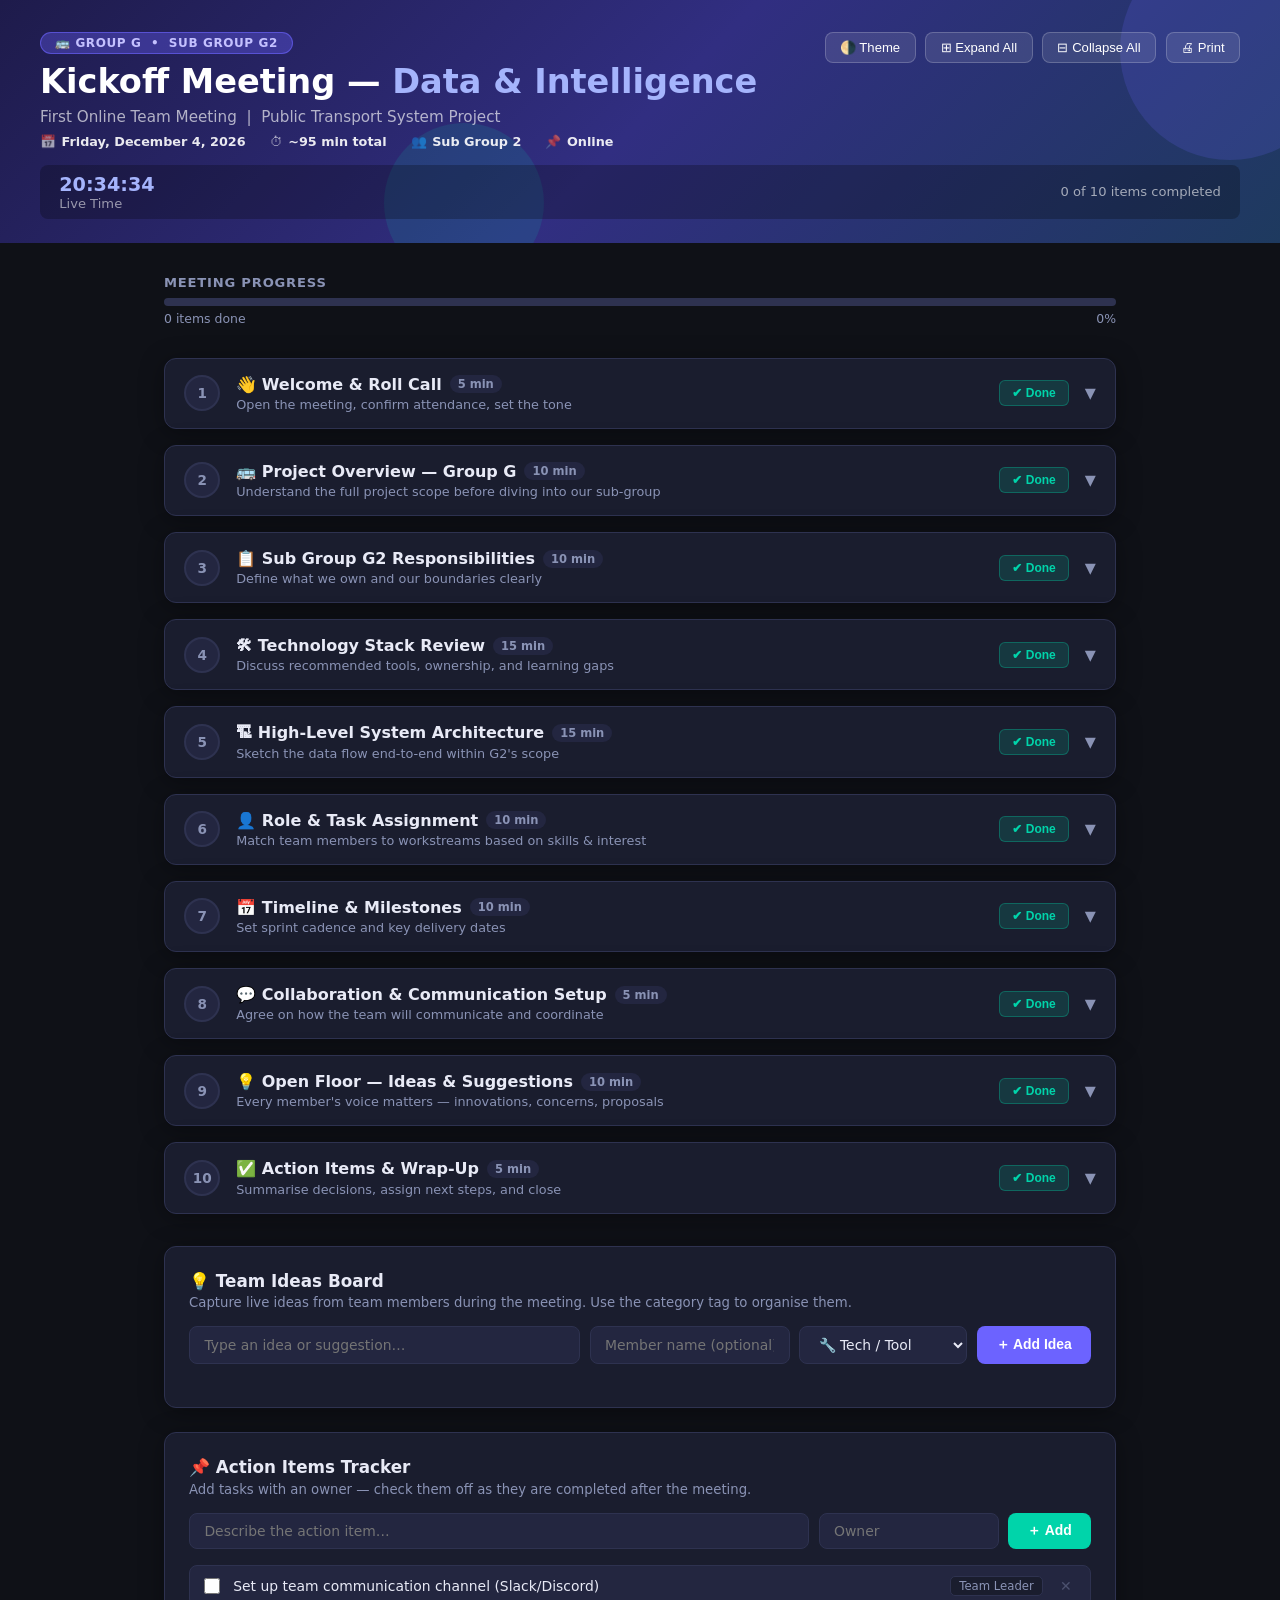
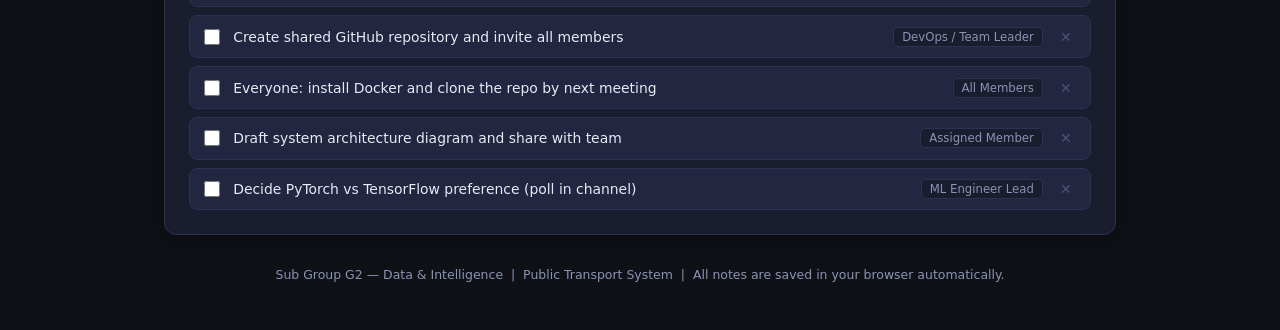
<file: G2_Meeting_Agenda.html>
<!DOCTYPE html>
<html lang="en">
<head>
  <meta charset="UTF-8" />
  <meta name="viewport" content="width=device-width, initial-scale=1.0"/>
  <title>Sub Group G2 – Kickoff Meeting Agenda</title>
  <style>
    :root {
      --bg: #0f1117;
      --surface: #1a1d2e;
      --surface2: #232640;
      --accent: #6c63ff;
      --accent2: #00d4aa;
      --accent3: #ff6b6b;
      --accent4: #ffc94a;
      --text: #e8eaf6;
      --text-muted: #8a93b5;
      --border: #2e3250;
      --card-hover: #262a45;
      --radius: 12px;
      --shadow: 0 4px 24px rgba(0,0,0,0.35);
    }
    [data-theme="light"] {
      --bg: #f0f2fc;
      --surface: #ffffff;
      --surface2: #eef0fa;
      --accent: #5a54d4;
      --accent2: #00a88a;
      --accent3: #e05454;
      --accent4: #e6a800;
      --text: #1a1d2e;
      --text-muted: #5a6080;
      --border: #d0d4ee;
      --card-hover: #e8eaf8;
      --shadow: 0 4px 24px rgba(100,100,160,0.12);
    }
    * { box-sizing: border-box; margin: 0; padding: 0; }
    body {
      font-family: 'Segoe UI', system-ui, -apple-system, sans-serif;
      background: var(--bg);
      color: var(--text);
      min-height: 100vh;
      transition: background 0.3s, color 0.3s;
    }

    /* ── Header ── */
    header {
      background: linear-gradient(135deg, #1e1b4b 0%, #312e81 50%, #1e3a5f 100%);
      padding: 2rem 2.5rem 1.5rem;
      position: relative;
      overflow: hidden;
    }
    [data-theme="light"] header {
      background: linear-gradient(135deg, #4f46e5 0%, #6d28d9 50%, #1d4ed8 100%);
    }
    header::before {
      content: '';
      position: absolute;
      top: -60px; right: -60px;
      width: 220px; height: 220px;
      border-radius: 50%;
      background: rgba(108,99,255,0.18);
    }
    header::after {
      content: '';
      position: absolute;
      bottom: -40px; left: 30%;
      width: 160px; height: 160px;
      border-radius: 50%;
      background: rgba(0,212,170,0.12);
    }
    .header-top {
      display: flex;
      justify-content: space-between;
      align-items: flex-start;
      flex-wrap: wrap;
      gap: 1rem;
      position: relative;
      z-index: 1;
    }
    .badge {
      display: inline-block;
      background: rgba(108,99,255,0.35);
      border: 1px solid rgba(108,99,255,0.6);
      color: #c4c1ff;
      border-radius: 20px;
      padding: 3px 14px;
      font-size: 0.75rem;
      font-weight: 600;
      letter-spacing: 0.05em;
      text-transform: uppercase;
      margin-bottom: 0.5rem;
    }
    header h1 {
      font-size: clamp(1.4rem, 3vw, 2.1rem);
      font-weight: 800;
      color: #fff;
      line-height: 1.2;
    }
    header h1 span { color: #a5b4fc; }
    header .subtitle {
      color: rgba(255,255,255,0.65);
      font-size: 0.95rem;
      margin-top: 0.35rem;
    }
    .header-controls {
      display: flex;
      gap: 0.6rem;
      align-items: center;
      flex-wrap: wrap;
    }
    .btn-icon {
      background: rgba(255,255,255,0.1);
      border: 1px solid rgba(255,255,255,0.2);
      color: #fff;
      border-radius: 8px;
      padding: 0.45rem 0.9rem;
      font-size: 0.82rem;
      cursor: pointer;
      transition: background 0.2s;
      display: flex;
      align-items: center;
      gap: 0.4rem;
    }
    .btn-icon:hover { background: rgba(255,255,255,0.2); }

    /* Live Clock */
    .live-clock-bar {
      display: flex;
      justify-content: space-between;
      align-items: center;
      background: rgba(0,0,0,0.25);
      border-radius: 8px;
      padding: 0.5rem 1.2rem;
      margin-top: 1rem;
      position: relative;
      z-index: 1;
      flex-wrap: wrap;
      gap: 0.5rem;
    }
    .live-clock-bar .clock { font-size: 1.2rem; font-weight: 700; color: #a5b4fc; }
    .live-clock-bar .date-label { font-size: 0.82rem; color: rgba(255,255,255,0.55); }
    .progress-label { font-size: 0.82rem; color: rgba(255,255,255,0.6); }
    .meeting-meta {
      display: flex;
      gap: 1.5rem;
      flex-wrap: wrap;
      margin-top: 0.5rem;
      position: relative;
      z-index: 1;
    }
    .meta-chip {
      font-size: 0.8rem;
      color: rgba(255,255,255,0.6);
      display: flex;
      align-items: center;
      gap: 0.35rem;
    }
    .meta-chip strong { color: rgba(255,255,255,0.9); }

    /* ── Layout ── */
    main { max-width: 1000px; margin: 0 auto; padding: 2rem 1.5rem; }

    /* ── Progress Bar ── */
    .overall-progress { margin-bottom: 2rem; }
    .overall-progress h3 {
      font-size: 0.82rem; color: var(--text-muted);
      text-transform: uppercase; letter-spacing: 0.06em; margin-bottom: 0.5rem;
    }
    .prog-bar-bg {
      background: var(--border);
      border-radius: 20px;
      height: 8px;
      overflow: hidden;
    }
    .prog-bar-fill {
      background: linear-gradient(90deg, var(--accent), var(--accent2));
      height: 100%;
      border-radius: 20px;
      transition: width 0.5s ease;
    }
    .prog-stats {
      display: flex;
      justify-content: space-between;
      font-size: 0.78rem;
      color: var(--text-muted);
      margin-top: 0.3rem;
    }

    /* ── Agenda Card ── */
    .agenda-card {
      background: var(--surface);
      border: 1px solid var(--border);
      border-radius: var(--radius);
      margin-bottom: 1rem;
      box-shadow: var(--shadow);
      overflow: hidden;
      transition: border-color 0.2s;
    }
    .agenda-card.done { border-left: 4px solid var(--accent2); opacity: 0.8; }
    .agenda-card.active { border-left: 4px solid var(--accent4); }

    .card-header {
      display: flex;
      align-items: center;
      gap: 1rem;
      padding: 1rem 1.2rem;
      cursor: pointer;
      user-select: none;
      transition: background 0.2s;
    }
    .card-header:hover { background: var(--card-hover); }

    .step-badge {
      min-width: 36px;
      height: 36px;
      border-radius: 50%;
      display: flex;
      align-items: center;
      justify-content: center;
      font-weight: 700;
      font-size: 0.85rem;
      flex-shrink: 0;
    }
    .step-badge.pending  { background: var(--surface2); color: var(--text-muted); border: 2px solid var(--border); }
    .step-badge.active   { background: rgba(255,201,74,0.2); color: var(--accent4); border: 2px solid var(--accent4); }
    .step-badge.done     { background: rgba(0,212,170,0.15); color: var(--accent2); border: 2px solid var(--accent2); }

    .card-title-group { flex: 1; min-width: 0; }
    .card-title {
      font-weight: 700;
      font-size: 1rem;
      color: var(--text);
      display: flex;
      align-items: center;
      gap: 0.5rem;
      flex-wrap: wrap;
    }
    .card-title .time-chip {
      font-size: 0.72rem;
      padding: 2px 8px;
      border-radius: 10px;
      background: var(--surface2);
      color: var(--text-muted);
      font-weight: 600;
    }
    .card-subtitle { font-size: 0.8rem; color: var(--text-muted); margin-top: 0.2rem; }

    .card-actions {
      display: flex;
      align-items: center;
      gap: 0.5rem;
      flex-shrink: 0;
    }
    .mark-btn {
      font-size: 0.75rem;
      padding: 5px 12px;
      border-radius: 6px;
      border: none;
      cursor: pointer;
      font-weight: 600;
      transition: 0.2s;
    }
    .mark-btn.complete-btn {
      background: rgba(0,212,170,0.15);
      color: var(--accent2);
      border: 1px solid rgba(0,212,170,0.3);
    }
    .mark-btn.complete-btn:hover { background: rgba(0,212,170,0.25); }
    .mark-btn.undo-btn {
      background: rgba(255,107,107,0.15);
      color: var(--accent3);
      border: 1px solid rgba(255,107,107,0.3);
    }
    .mark-btn.undo-btn:hover { background: rgba(255,107,107,0.25); }

    .chevron {
      color: var(--text-muted);
      font-size: 0.9rem;
      transition: transform 0.25s;
    }
    .agenda-card.expanded .chevron { transform: rotate(180deg); }

    /* ── Card Body ── */
    .card-body {
      display: none;
      padding: 0 1.2rem 1.2rem;
      border-top: 1px solid var(--border);
    }
    .agenda-card.expanded .card-body { display: block; }

    .card-body .section-title {
      font-size: 0.72rem;
      text-transform: uppercase;
      letter-spacing: 0.07em;
      color: var(--text-muted);
      margin: 1rem 0 0.5rem;
      font-weight: 700;
    }
    .topic-list {
      list-style: none;
      display: flex;
      flex-direction: column;
      gap: 0.35rem;
    }
    .topic-list li {
      display: flex;
      align-items: flex-start;
      gap: 0.5rem;
      font-size: 0.88rem;
      color: var(--text);
      padding: 0.4rem 0.6rem;
      border-radius: 6px;
      background: var(--surface2);
    }
    .topic-list li::before {
      content: '▸';
      color: var(--accent);
      font-size: 0.7rem;
      margin-top: 2px;
      flex-shrink: 0;
    }

    /* Timer */
    .timer-row {
      display: flex;
      align-items: center;
      gap: 0.7rem;
      margin-top: 0.9rem;
      flex-wrap: wrap;
    }
    .timer-display {
      font-size: 1.1rem;
      font-weight: 700;
      color: var(--accent4);
      font-variant-numeric: tabular-nums;
      min-width: 55px;
    }
    .timer-display.running { color: var(--accent2); }
    .timer-display.overtime { color: var(--accent3); animation: pulse 1s infinite; }
    @keyframes pulse { 0%,100%{opacity:1} 50%{opacity:0.5} }
    .timer-btn {
      font-size: 0.75rem;
      padding: 4px 11px;
      border-radius: 6px;
      border: none;
      cursor: pointer;
      font-weight: 600;
    }
    .timer-btn.start { background: rgba(0,212,170,0.15); color: var(--accent2); border: 1px solid rgba(0,212,170,0.35); }
    .timer-btn.stop  { background: rgba(255,107,107,0.15); color: var(--accent3); border: 1px solid rgba(255,107,107,0.35); }
    .timer-btn.reset { background: var(--surface2); color: var(--text-muted); border: 1px solid var(--border); }
    .allotted-label { font-size: 0.72rem; color: var(--text-muted); }

    /* Notes */
    .notes-area {
      width: 100%;
      background: var(--surface2);
      border: 1px solid var(--border);
      border-radius: 8px;
      color: var(--text);
      font-family: inherit;
      font-size: 0.87rem;
      padding: 0.7rem 0.9rem;
      resize: vertical;
      min-height: 70px;
      transition: border-color 0.2s;
      outline: none;
      margin-top: 0.5rem;
    }
    .notes-area:focus { border-color: var(--accent); }
    .notes-area::placeholder { color: var(--text-muted); }

    /* ── Ideas Board ── */
    .ideas-section {
      background: var(--surface);
      border: 1px solid var(--border);
      border-radius: var(--radius);
      padding: 1.5rem;
      margin-top: 2rem;
      box-shadow: var(--shadow);
    }
    .ideas-section h2 {
      font-size: 1.05rem;
      font-weight: 700;
      margin-bottom: 0.3rem;
      display: flex;
      align-items: center;
      gap: 0.5rem;
    }
    .ideas-section .ideas-sub {
      font-size: 0.83rem;
      color: var(--text-muted);
      margin-bottom: 1rem;
    }
    .ideas-input-row {
      display: flex;
      gap: 0.6rem;
      flex-wrap: wrap;
      margin-bottom: 1.2rem;
    }
    .ideas-input-row input, .ideas-input-row select {
      background: var(--surface2);
      border: 1px solid var(--border);
      border-radius: 8px;
      color: var(--text);
      font-family: inherit;
      font-size: 0.87rem;
      padding: 0.55rem 0.9rem;
      outline: none;
      transition: border-color 0.2s;
    }
    .ideas-input-row input { flex: 1; min-width: 200px; }
    .ideas-input-row input:focus, .ideas-input-row select:focus { border-color: var(--accent); }
    .ideas-input-row select option { background: var(--surface); }
    .add-idea-btn {
      background: var(--accent);
      color: #fff;
      border: none;
      border-radius: 8px;
      padding: 0.55rem 1.2rem;
      font-weight: 700;
      font-size: 0.87rem;
      cursor: pointer;
      transition: opacity 0.2s;
    }
    .add-idea-btn:hover { opacity: 0.85; }

    .ideas-grid {
      display: grid;
      grid-template-columns: repeat(auto-fill, minmax(220px, 1fr));
      gap: 0.85rem;
    }
    .idea-card {
      border-radius: 10px;
      padding: 0.9rem 1rem;
      position: relative;
      border-left: 4px solid;
      animation: fadeSlideIn 0.3s ease;
    }
    @keyframes fadeSlideIn {
      from { opacity:0; transform:translateY(-8px); }
      to   { opacity:1; transform:translateY(0); }
    }
    .idea-card.tech    { background: rgba(108,99,255,0.12); border-color: var(--accent); }
    .idea-card.arch    { background: rgba(0,212,170,0.10); border-color: var(--accent2); }
    .idea-card.process { background: rgba(255,201,74,0.10); border-color: var(--accent4); }
    .idea-card.risk    { background: rgba(255,107,107,0.10); border-color: var(--accent3); }
    .idea-card.general { background: var(--surface2); border-color: var(--text-muted); }

    .idea-tag {
      font-size: 0.68rem;
      font-weight: 700;
      text-transform: uppercase;
      letter-spacing: 0.07em;
      opacity: 0.75;
      margin-bottom: 0.4rem;
    }
    .idea-text { font-size: 0.87rem; color: var(--text); line-height: 1.45; }
    .idea-author { font-size: 0.73rem; color: var(--text-muted); margin-top: 0.5rem; }
    .idea-delete {
      position: absolute;
      top: 0.5rem; right: 0.6rem;
      background: none;
      border: none;
      color: var(--text-muted);
      cursor: pointer;
      font-size: 0.85rem;
      opacity: 0.5;
      transition: opacity 0.2s;
    }
    .idea-delete:hover { opacity: 1; color: var(--accent3); }

    /* ── Action Items ── */
    .action-section {
      background: var(--surface);
      border: 1px solid var(--border);
      border-radius: var(--radius);
      padding: 1.5rem;
      margin-top: 1.5rem;
      box-shadow: var(--shadow);
    }
    .action-section h2 {
      font-size: 1.05rem;
      font-weight: 700;
      margin-bottom: 0.3rem;
      display: flex;
      align-items: center;
      gap: 0.5rem;
    }
    .action-section .action-sub {
      font-size: 0.83rem;
      color: var(--text-muted);
      margin-bottom: 1rem;
    }
    .action-input-row {
      display: flex;
      gap: 0.6rem;
      flex-wrap: wrap;
      margin-bottom: 1rem;
    }
    .action-input-row input {
      flex: 1; min-width: 180px;
      background: var(--surface2);
      border: 1px solid var(--border);
      border-radius: 8px;
      color: var(--text);
      font-family: inherit;
      font-size: 0.87rem;
      padding: 0.55rem 0.9rem;
      outline: none;
      transition: border-color 0.2s;
    }
    .action-input-row input:focus { border-color: var(--accent); }
    .add-action-btn {
      background: var(--accent2);
      color: #fff;
      border: none;
      border-radius: 8px;
      padding: 0.55rem 1.2rem;
      font-weight: 700;
      font-size: 0.87rem;
      cursor: pointer;
      transition: opacity 0.2s;
    }
    .add-action-btn:hover { opacity: 0.85; }
    .action-list { display: flex; flex-direction: column; gap: 0.5rem; }
    .action-item {
      display: flex;
      align-items: center;
      gap: 0.8rem;
      padding: 0.65rem 0.9rem;
      background: var(--surface2);
      border-radius: 8px;
      border: 1px solid var(--border);
      animation: fadeSlideIn 0.3s ease;
    }
    .action-item input[type="checkbox"] {
      width: 16px; height: 16px;
      accent-color: var(--accent2);
      cursor: pointer;
      flex-shrink: 0;
    }
    .action-item label {
      flex: 1;
      font-size: 0.87rem;
      cursor: pointer;
      transition: opacity 0.2s;
    }
    .action-item.checked label { text-decoration: line-through; opacity: 0.5; }
    .action-owner {
      font-size: 0.73rem;
      color: var(--text-muted);
      background: var(--surface);
      border: 1px solid var(--border);
      border-radius: 5px;
      padding: 2px 8px;
      flex-shrink: 0;
    }
    .action-del {
      background: none;
      border: none;
      color: var(--text-muted);
      cursor: pointer;
      font-size: 0.85rem;
      opacity: 0.4;
      transition: opacity 0.2s;
      padding: 0 4px;
    }
    .action-del:hover { opacity: 1; color: var(--accent3); }

    /* ── Tech Stack ── */
    .tech-pills {
      display: flex;
      flex-wrap: wrap;
      gap: 0.5rem;
      margin-top: 0.5rem;
    }
    .tech-pill {
      font-size: 0.78rem;
      padding: 4px 12px;
      border-radius: 20px;
      font-weight: 600;
      cursor: default;
    }
    .tech-pill.ml   { background: rgba(108,99,255,0.2); color: #a5b4fc; border: 1px solid rgba(108,99,255,0.4); }
    .tech-pill.data { background: rgba(0,212,170,0.15); color: #6ee7d4; border: 1px solid rgba(0,212,170,0.35); }
    .tech-pill.api  { background: rgba(255,201,74,0.15); color: #fde68a; border: 1px solid rgba(255,201,74,0.35); }
    .tech-pill.infra{ background: rgba(255,107,107,0.15); color: #fca5a5; border: 1px solid rgba(255,107,107,0.35); }
    [data-theme="light"] .tech-pill.ml   { color: #4338ca; background: rgba(108,99,255,0.1); }
    [data-theme="light"] .tech-pill.data { color: #047857; background: rgba(0,212,170,0.1); }
    [data-theme="light"] .tech-pill.api  { color: #92400e; background: rgba(255,201,74,0.1); }
    [data-theme="light"] .tech-pill.infra{ color: #991b1b; background: rgba(255,107,107,0.1); }

    /* ── Print ── */
    .footer {
      text-align: center;
      padding: 2rem 0 1rem;
      font-size: 0.78rem;
      color: var(--text-muted);
    }

    @media print {
      header { -webkit-print-color-adjust: exact; print-color-adjust: exact; }
      .btn-icon, .mark-btn, .timer-btn, .add-idea-btn, .add-action-btn, .idea-delete, .action-del { display: none !important; }
      .card-body { display: block !important; }
      body { background: white; color: #111; }
    }

    @media (max-width: 600px) {
      header { padding: 1.2rem 1rem 1rem; }
      main { padding: 1rem; }
      .card-header { gap: 0.6rem; }
    }
  </style>
</head>
<body data-theme="dark">

<!-- ─────────────────── HEADER ─────────────────── -->
<header>
  <div class="header-top">
    <div>
      <div class="badge">🚌 Group G &nbsp;•&nbsp; Sub Group G2</div>
      <h1>Kickoff Meeting — <span>Data & Intelligence</span></h1>
      <div class="subtitle">First Online Team Meeting &nbsp;|&nbsp; Public Transport System Project</div>
      <div class="meeting-meta">
        <div class="meta-chip">📅 <strong id="meta-date">Loading…</strong></div>
        <div class="meta-chip">⏱ <strong>~95 min total</strong></div>
        <div class="meta-chip">👥 <strong>Sub Group 2</strong></div>
        <div class="meta-chip">📌 <strong>Online</strong></div>
      </div>
    </div>
    <div class="header-controls">
      <button class="btn-icon" onclick="toggleTheme()">🌗 Theme</button>
      <button class="btn-icon" onclick="expandAll()">⊞ Expand All</button>
      <button class="btn-icon" onclick="collapseAll()">⊟ Collapse All</button>
      <button class="btn-icon" onclick="window.print()">🖨 Print</button>
    </div>
  </div>
  <div class="live-clock-bar">
    <div>
      <div class="clock" id="live-clock">--:--:--</div>
      <div class="date-label">Live Time</div>
    </div>
    <div class="progress-label" id="progress-txt">0 of 10 items completed</div>
  </div>
</header>

<!-- ─────────────────── MAIN ─────────────────── -->
<main>

  <!-- Overall Progress -->
  <div class="overall-progress">
    <h3>Meeting Progress</h3>
    <div class="prog-bar-bg">
      <div class="prog-bar-fill" id="prog-fill" style="width:0%"></div>
    </div>
    <div class="prog-stats">
      <span id="prog-done-label">0 items done</span>
      <span id="prog-pct">0%</span>
    </div>
  </div>

  <!-- ═══════════════════════════════════════════════════
       AGENDA ITEMS
  ══════════════════════════════════════════════════════ -->

  <!-- 1. Welcome & Roll Call -->
  <div class="agenda-card" id="card-1">
    <div class="card-header" onclick="toggleCard('card-1')">
      <div class="step-badge pending" id="badge-1">1</div>
      <div class="card-title-group">
        <div class="card-title">👋 Welcome & Roll Call <span class="time-chip">5 min</span></div>
        <div class="card-subtitle">Open the meeting, confirm attendance, set the tone</div>
      </div>
      <div class="card-actions" onclick="event.stopPropagation()">
        <button class="mark-btn complete-btn" onclick="markDone('card-1','badge-1')">✔ Done</button>
      </div>
      <span class="chevron">▼</span>
    </div>
    <div class="card-body">
      <div class="section-title">Discussion Points</div>
      <ul class="topic-list">
        <li>Greet all members; confirm everyone can hear and see properly</li>
        <li>Quick self-introductions: name, course/year, brief skill background</li>
        <li>Confirm meeting recording policy (if any)</li>
        <li>Announce expected duration and house rules (mic etiquette, questions at end, etc.)</li>
        <li>Share any links / docs in the chat for the team</li>
      </ul>
      <div class="timer-row" data-allotted="300">
        <span class="timer-display" id="timer-1">05:00</span>
        <button class="timer-btn start" onclick="startTimer('1',300)">▶ Start</button>
        <button class="timer-btn stop" onclick="stopTimer('1')">■ Pause</button>
        <button class="timer-btn reset" onclick="resetTimer('1',300)">↺ Reset</button>
        <span class="allotted-label">Allotted: 5 min</span>
      </div>
      <div class="section-title">Notes / Extra Points</div>
      <textarea class="notes-area" id="notes-1" placeholder="Add extra notes, member attendance, etc.…"></textarea>
    </div>
  </div>

  <!-- 2. Project Overview -->
  <div class="agenda-card" id="card-2">
    <div class="card-header" onclick="toggleCard('card-2')">
      <div class="step-badge pending" id="badge-2">2</div>
      <div class="card-title-group">
        <div class="card-title">🚌 Project Overview — Group G <span class="time-chip">10 min</span></div>
        <div class="card-subtitle">Understand the full project scope before diving into our sub-group</div>
      </div>
      <div class="card-actions" onclick="event.stopPropagation()">
        <button class="mark-btn complete-btn" onclick="markDone('card-2','badge-2')">✔ Done</button>
      </div>
      <span class="chevron">▼</span>
    </div>
    <div class="card-body">
      <div class="section-title">Discussion Points</div>
      <ul class="topic-list">
        <li>Group G Mission: Real-time transport tracking and ETA prediction system</li>
        <li>High-level system diagram — GPS data → processing → predictions → end-users</li>
        <li>Who are the end-users? (commuters, operators, city dashboards)</li>
        <li>Overview of ALL sub-groups and how G2 connects to them (G1 frontend, G3 infra, etc.)</li>
        <li>Key constraints: real-time latency requirements, data volume estimates, accuracy targets</li>
        <li>Deliverables and grading criteria overview</li>
      </ul>
      <div class="timer-row">
        <span class="timer-display" id="timer-2">10:00</span>
        <button class="timer-btn start" onclick="startTimer('2',600)">▶ Start</button>
        <button class="timer-btn stop" onclick="stopTimer('2')">■ Pause</button>
        <button class="timer-btn reset" onclick="resetTimer('2',600)">↺ Reset</button>
        <span class="allotted-label">Allotted: 10 min</span>
      </div>
      <div class="section-title">Notes / Extra Points</div>
      <textarea class="notes-area" id="notes-2" placeholder="Clarifications, questions raised, links shared…"></textarea>
    </div>
  </div>

  <!-- 3. Sub Group G2 Responsibilities -->
  <div class="agenda-card" id="card-3">
    <div class="card-header" onclick="toggleCard('card-3')">
      <div class="step-badge pending" id="badge-3">3</div>
      <div class="card-title-group">
        <div class="card-title">📋 Sub Group G2 Responsibilities <span class="time-chip">10 min</span></div>
        <div class="card-subtitle">Define what we own and our boundaries clearly</div>
      </div>
      <div class="card-actions" onclick="event.stopPropagation()">
        <button class="mark-btn complete-btn" onclick="markDone('card-3','badge-3')">✔ Done</button>
      </div>
      <span class="chevron">▼</span>
    </div>
    <div class="card-body">
      <div class="section-title">Our Core Responsibilities</div>
      <ul class="topic-list">
        <li>Data Ingestion & Storage — GPS streams, schedule data, weather feeds</li>
        <li>Stream + Batch Processing — real-time pipeline vs. historical analysis</li>
        <li>AI/ML Model Development — ETA prediction, anomaly detection, demand forecasting</li>
        <li>Prediction & Analytics — serving model output to other sub-groups via API</li>
        <li>Data Validation & Quality Checks — schema validation, outlier detection, data drift monitoring</li>
      </ul>
      <div class="section-title">Boundary Discussion</div>
      <ul class="topic-list">
        <li>What does G2 hand OFF to other sub-groups? (API contracts, data schemas)</li>
        <li>What do we RECEIVE from other sub-groups? (raw GPS feeds, user queries)</li>
        <li>Who owns the database? shared or exclusively G2?</li>
      </ul>
      <div class="timer-row">
        <span class="timer-display" id="timer-3">10:00</span>
        <button class="timer-btn start" onclick="startTimer('3',600)">▶ Start</button>
        <button class="timer-btn stop" onclick="stopTimer('3')">■ Pause</button>
        <button class="timer-btn reset" onclick="resetTimer('3',600)">↺ Reset</button>
        <span class="allotted-label">Allotted: 10 min</span>
      </div>
      <div class="section-title">Notes / Extra Points</div>
      <textarea class="notes-area" id="notes-3" placeholder="Agreed boundaries, open questions…"></textarea>
    </div>
  </div>

  <!-- 4. Technology Stack -->
  <div class="agenda-card" id="card-4">
    <div class="card-header" onclick="toggleCard('card-4')">
      <div class="step-badge pending" id="badge-4">4</div>
      <div class="card-title-group">
        <div class="card-title">🛠 Technology Stack Review <span class="time-chip">15 min</span></div>
        <div class="card-subtitle">Discuss recommended tools, ownership, and learning gaps</div>
      </div>
      <div class="card-actions" onclick="event.stopPropagation()">
        <button class="mark-btn complete-btn" onclick="markDone('card-4','badge-4')">✔ Done</button>
      </div>
      <span class="chevron">▼</span>
    </div>
    <div class="card-body">
      <div class="section-title">Recommended Stack</div>
      <div class="tech-pills">
        <span class="tech-pill ml">PyTorch</span>
        <span class="tech-pill ml">TensorFlow</span>
        <span class="tech-pill ml">MLflow</span>
        <span class="tech-pill api">FastAPI</span>
        <span class="tech-pill data">PostgreSQL</span>
        <span class="tech-pill data">InfluxDB</span>
        <span class="tech-pill infra">Apache Kafka</span>
        <span class="tech-pill infra">Apache Spark</span>
        <span class="tech-pill infra">Apache Flink</span>
        <span class="tech-pill infra">Airflow</span>
        <span class="tech-pill data">Great Expectations</span>
      </div>
      <div class="section-title">Discussion Points</div>
      <ul class="topic-list">
        <li>Poll team familiarity: who has used Kafka / Spark / Flink before?</li>
        <li>PyTorch vs TensorFlow — agree on one primary framework to avoid fragmentation</li>
        <li>InfluxDB for time-series GPS data vs PostgreSQL for relational scheduling data</li>
        <li>MLflow for experiment tracking — standardize from day one</li>
        <li>Airflow for batch pipeline orchestration; Flink/Kafka for stream processing</li>
        <li>Great Expectations — lightweight intro; who will own data quality pipeline?</li>
        <li>Local dev setup vs cloud/Docker — agree on a standard environment</li>
        <li>Version control strategy: branch naming, PR reviews, CI integration</li>
      </ul>
      <div class="timer-row">
        <span class="timer-display" id="timer-4">15:00</span>
        <button class="timer-btn start" onclick="startTimer('4',900)">▶ Start</button>
        <button class="timer-btn stop" onclick="stopTimer('4')">■ Pause</button>
        <button class="timer-btn reset" onclick="resetTimer('4',900)">↺ Reset</button>
        <span class="allotted-label">Allotted: 15 min</span>
      </div>
      <div class="section-title">Notes / Extra Points</div>
      <textarea class="notes-area" id="notes-4" placeholder="Agreed tools, alternatives proposed, learning plan…"></textarea>
    </div>
  </div>

  <!-- 5. System Architecture -->
  <div class="agenda-card" id="card-5">
    <div class="card-header" onclick="toggleCard('card-5')">
      <div class="step-badge pending" id="badge-5">5</div>
      <div class="card-title-group">
        <div class="card-title">🏗 High-Level System Architecture <span class="time-chip">15 min</span></div>
        <div class="card-subtitle">Sketch the data flow end-to-end within G2's scope</div>
      </div>
      <div class="card-actions" onclick="event.stopPropagation()">
        <button class="mark-btn complete-btn" onclick="markDone('card-5','badge-5')">✔ Done</button>
      </div>
      <span class="chevron">▼</span>
    </div>
    <div class="card-body">
      <div class="section-title">Architecture Layers to Discuss</div>
      <ul class="topic-list">
        <li><strong>Ingestion Layer:</strong> Kafka topics for GPS events, REST/WebSocket connectors for live feeds</li>
        <li><strong>Stream Processing:</strong> Flink / Spark Streaming for real-time ETA computation</li>
        <li><strong>Batch Layer:</strong> Spark batch jobs + Airflow DAGs for model training data prep</li>
        <li><strong>Storage:</strong> InfluxDB (time-series GPS), PostgreSQL (routes, schedules, users)</li>
        <li><strong>ML Layer:</strong> model training (PyTorch/TF) → MLflow tracking → model registry</li>
        <li><strong>Serving Layer:</strong> FastAPI endpoints for ETA predictions & analytics queries</li>
        <li><strong>Quality Layer:</strong> Great Expectations checks at ingestion and post-processing</li>
      </ul>
      <div class="section-title">Key Questions to Resolve</div>
      <ul class="topic-list">
        <li>Monorepo vs. separate repos per component?</li>
        <li>Containerisation strategy — Docker Compose for local, Kubernetes for prod?</li>
        <li>Data schema design — agree on GPS event payload format</li>
        <li>Latency SLA: what is an acceptable ETA prediction delay? (target: &lt;2s?)</li>
      </ul>
      <div class="timer-row">
        <span class="timer-display" id="timer-5">15:00</span>
        <button class="timer-btn start" onclick="startTimer('5',900)">▶ Start</button>
        <button class="timer-btn stop" onclick="stopTimer('5')">■ Pause</button>
        <button class="timer-btn reset" onclick="resetTimer('5',900)">↺ Reset</button>
        <span class="allotted-label">Allotted: 15 min</span>
      </div>
      <div class="section-title">Notes / Extra Points</div>
      <textarea class="notes-area" id="notes-5" placeholder="Architecture decisions, diagrams links, alternatives…"></textarea>
    </div>
  </div>

  <!-- 6. Role & Task Assignment -->
  <div class="agenda-card" id="card-6">
    <div class="card-header" onclick="toggleCard('card-6')">
      <div class="step-badge pending" id="badge-6">6</div>
      <div class="card-title-group">
        <div class="card-title">👤 Role & Task Assignment <span class="time-chip">10 min</span></div>
        <div class="card-subtitle">Match team members to workstreams based on skills & interest</div>
      </div>
      <div class="card-actions" onclick="event.stopPropagation()">
        <button class="mark-btn complete-btn" onclick="markDone('card-6','badge-6')">✔ Done</button>
      </div>
      <span class="chevron">▼</span>
    </div>
    <div class="card-body">
      <div class="section-title">Proposed Workstreams</div>
      <ul class="topic-list">
        <li><strong>Stream & Ingestion Lead</strong> — owns Kafka + Flink pipeline, GPS data ingestion</li>
        <li><strong>ML Engineer(s)</strong> — model development, training loops, MLflow tracking</li>
        <li><strong>Data Engineer</strong> — Spark batch jobs, Airflow DAGs, database schemas</li>
        <li><strong>API & Serving Engineer</strong> — FastAPI service, model serving, endpoint contracts</li>
        <li><strong>Data Quality Engineer</strong> — Great Expectations suite, monitoring dashboards</li>
        <li><strong>DevOps / Integration</strong> — Docker, CI/CD, environment standardisation</li>
      </ul>
      <div class="section-title">Discussion Points</div>
      <ul class="topic-list">
        <li>Allow team members to volunteer for roles they are interested in</li>
        <li>Identify skill gaps early — plan for knowledge-sharing sessions</li>
        <li>Decide on a "buddy" system for code review pairs</li>
        <li>Who will be the primary contact with other sub-groups?</li>
      </ul>
      <div class="timer-row">
        <span class="timer-display" id="timer-6">10:00</span>
        <button class="timer-btn start" onclick="startTimer('6',600)">▶ Start</button>
        <button class="timer-btn stop" onclick="stopTimer('6')">■ Pause</button>
        <button class="timer-btn reset" onclick="resetTimer('6',600)">↺ Reset</button>
        <span class="allotted-label">Allotted: 10 min</span>
      </div>
      <div class="section-title">Notes / Assignments</div>
      <textarea class="notes-area" id="notes-6" placeholder="Member → Role assignments, any objections or alternatives discussed…"></textarea>
    </div>
  </div>

  <!-- 7. Timeline & Milestones -->
  <div class="agenda-card" id="card-7">
    <div class="card-header" onclick="toggleCard('card-7')">
      <div class="step-badge pending" id="badge-7">7</div>
      <div class="card-title-group">
        <div class="card-title">📅 Timeline & Milestones <span class="time-chip">10 min</span></div>
        <div class="card-subtitle">Set sprint cadence and key delivery dates</div>
      </div>
      <div class="card-actions" onclick="event.stopPropagation()">
        <button class="mark-btn complete-btn" onclick="markDone('card-7','badge-7')">✔ Done</button>
      </div>
      <span class="chevron">▼</span>
    </div>
    <div class="card-body">
      <div class="section-title">Proposed Phases</div>
      <ul class="topic-list">
        <li><strong>Phase 1 (Setup):</strong> Environment setup, repo structure, schema design, hello-world pipeline</li>
        <li><strong>Phase 2 (Core Pipeline):</strong> Kafka → Flink ingestion, PostgreSQL + InfluxDB integration, baseline ML model</li>
        <li><strong>Phase 3 (ML & Analytics):</strong> ETA prediction model training + evaluation, MLflow integration, FastAPI serving</li>
        <li><strong>Phase 4 (Quality & Integration):</strong> Great Expectations suite, Airflow DAGs, integration with other sub-groups</li>
        <li><strong>Phase 5 (Demo & Documentation):</strong> End-to-end demo, documentation, presentation prep</li>
      </ul>
      <div class="section-title">Discussion Points</div>
      <ul class="topic-list">
        <li>Align Phase deadlines with overall project submission deadlines</li>
        <li>Weekly or bi-weekly sprint review meetings?</li>
        <li>Define "Definition of Done" for each phase</li>
        <li>Buffer time for integration issues and unexpected blockers</li>
      </ul>
      <div class="timer-row">
        <span class="timer-display" id="timer-7">10:00</span>
        <button class="timer-btn start" onclick="startTimer('7',600)">▶ Start</button>
        <button class="timer-btn stop" onclick="stopTimer('7')">■ Pause</button>
        <button class="timer-btn reset" onclick="resetTimer('7',600)">↺ Reset</button>
        <span class="allotted-label">Allotted: 10 min</span>
      </div>
      <div class="section-title">Notes / Agreed Dates</div>
      <textarea class="notes-area" id="notes-7" placeholder="Milestone dates, sprint length decision, DoD criteria…"></textarea>
    </div>
  </div>

  <!-- 8. Collaboration & Communication -->
  <div class="agenda-card" id="card-8">
    <div class="card-header" onclick="toggleCard('card-8')">
      <div class="step-badge pending" id="badge-8">8</div>
      <div class="card-title-group">
        <div class="card-title">💬 Collaboration & Communication Setup <span class="time-chip">5 min</span></div>
        <div class="card-subtitle">Agree on how the team will communicate and coordinate</div>
      </div>
      <div class="card-actions" onclick="event.stopPropagation()">
        <button class="mark-btn complete-btn" onclick="markDone('card-8','badge-8')">✔ Done</button>
      </div>
      <span class="chevron">▼</span>
    </div>
    <div class="card-body">
      <div class="section-title">Discussion Points</div>
      <ul class="topic-list">
        <li>Primary communication channel: Slack / Discord / Teams / WhatsApp group?</li>
        <li>Project management tool: Jira / Trello / GitHub Projects / Notion?</li>
        <li>Git platform & repository: GitHub / GitLab — agree on naming and access</li>
        <li>Code review process: PR minimum reviewers, merge strategy (squash/merge)</li>
        <li>Regular sync cadence: when, how long, mandatory vs optional attendance</li>
        <li>Documentation: where to keep design docs, ADRs (Architecture Decision Records)?</li>
        <li>Escalation path if someone is blocked for more than 24h</li>
      </ul>
      <div class="timer-row">
        <span class="timer-display" id="timer-8">05:00</span>
        <button class="timer-btn start" onclick="startTimer('8',300)">▶ Start</button>
        <button class="timer-btn stop" onclick="stopTimer('8')">■ Pause</button>
        <button class="timer-btn reset" onclick="resetTimer('8',300)">↺ Reset</button>
        <span class="allotted-label">Allotted: 5 min</span>
      </div>
      <div class="section-title">Notes / Agreed Tools</div>
      <textarea class="notes-area" id="notes-8" placeholder="Chosen tools, repo links, channel names…"></textarea>
    </div>
  </div>

  <!-- 9. Open Floor — Ideas & Suggestions -->
  <div class="agenda-card" id="card-9">
    <div class="card-header" onclick="toggleCard('card-9')">
      <div class="step-badge pending" id="badge-9">9</div>
      <div class="card-title-group">
        <div class="card-title">💡 Open Floor — Ideas & Suggestions <span class="time-chip">10 min</span></div>
        <div class="card-subtitle">Every member's voice matters — innovations, concerns, proposals</div>
      </div>
      <div class="card-actions" onclick="event.stopPropagation()">
        <button class="mark-btn complete-btn" onclick="markDone('card-9','badge-9')">✔ Done</button>
      </div>
      <span class="chevron">▼</span>
    </div>
    <div class="card-body">
      <div class="section-title">Prompt Questions</div>
      <ul class="topic-list">
        <li>Any feature ideas beyond the minimum requirements? (e.g., crowdsourcing delays, weather impact model)</li>
        <li>Concerns about the tech stack — anything feel too ambitious?</li>
        <li>Suggestions for making the project stand out in the demo</li>
        <li>Any external datasets or open APIs that could enrich the model?</li>
        <li>Ideas for making real-time simulation realistic if live GPS isn't available</li>
      </ul>
      <div class="timer-row">
        <span class="timer-display" id="timer-9">10:00</span>
        <button class="timer-btn start" onclick="startTimer('9',600)">▶ Start</button>
        <button class="timer-btn stop" onclick="stopTimer('9')">■ Pause</button>
        <button class="timer-btn reset" onclick="resetTimer('9',600)">↺ Reset</button>
        <span class="allotted-label">Allotted: 10 min</span>
      </div>
      <div class="section-title">Notes / Ideas Raised</div>
      <textarea class="notes-area" id="notes-9" placeholder="Ideas, suggestions, concerns raised by team members…"></textarea>
    </div>
  </div>

  <!-- 10. Action Items & Wrap-Up -->
  <div class="agenda-card" id="card-10">
    <div class="card-header" onclick="toggleCard('card-10')">
      <div class="step-badge pending" id="badge-10">10</div>
      <div class="card-title-group">
        <div class="card-title">✅ Action Items & Wrap-Up <span class="time-chip">5 min</span></div>
        <div class="card-subtitle">Summarise decisions, assign next steps, and close</div>
      </div>
      <div class="card-actions" onclick="event.stopPropagation()">
        <button class="mark-btn complete-btn" onclick="markDone('card-10','badge-10')">✔ Done</button>
      </div>
      <span class="chevron">▼</span>
    </div>
    <div class="card-body">
      <div class="section-title">Wrap-Up Checklist</div>
      <ul class="topic-list">
        <li>Read back all action items from the Action Items board below</li>
        <li>Confirm owner and deadline for each action item</li>
        <li>Share meeting notes / recording link with the team</li>
        <li>Announce the date/time of the next meeting</li>
        <li>Motivational close — thank everyone for attending</li>
      </ul>
      <div class="timer-row">
        <span class="timer-display" id="timer-10">05:00</span>
        <button class="timer-btn start" onclick="startTimer('10',300)">▶ Start</button>
        <button class="timer-btn stop" onclick="stopTimer('10')">■ Pause</button>
        <button class="timer-btn reset" onclick="resetTimer('10',300)">↺ Reset</button>
        <span class="allotted-label">Allotted: 5 min</span>
      </div>
      <div class="section-title">Notes</div>
      <textarea class="notes-area" id="notes-10" placeholder="Next meeting date/time, final remarks…"></textarea>
    </div>
  </div>

  <!-- ═══════════════════════════════════════════════════
       IDEAS BOARD
  ══════════════════════════════════════════════════════ -->
  <div class="ideas-section">
    <h2>💡 Team Ideas Board</h2>
    <div class="ideas-sub">Capture live ideas from team members during the meeting. Use the category tag to organise them.</div>
    <div class="ideas-input-row">
      <input type="text" id="idea-text" placeholder="Type an idea or suggestion…" onkeydown="if(event.key==='Enter') addIdea()"/>
      <input type="text" id="idea-author" placeholder="Member name (optional)" style="max-width:180px"/>
      <select id="idea-cat">
        <option value="tech">🔧 Tech / Tool</option>
        <option value="arch">🏗 Architecture</option>
        <option value="process">📋 Process</option>
        <option value="risk">⚠️ Risk / Concern</option>
        <option value="general">💬 General</option>
      </select>
      <button class="add-idea-btn" onclick="addIdea()">＋ Add Idea</button>
    </div>
    <div class="ideas-grid" id="ideas-grid">
      <!-- Default seed ideas -->
    </div>
  </div>

  <!-- ═══════════════════════════════════════════════════
       ACTION ITEMS
  ══════════════════════════════════════════════════════ -->
  <div class="action-section">
    <h2>📌 Action Items Tracker</h2>
    <div class="action-sub">Add tasks with an owner — check them off as they are completed after the meeting.</div>
    <div class="action-input-row">
      <input type="text" id="action-text" placeholder="Describe the action item…" onkeydown="if(event.key==='Enter') addAction()"/>
      <input type="text" id="action-owner" placeholder="Owner" style="max-width:140px"/>
      <button class="add-action-btn" onclick="addAction()">＋ Add</button>
    </div>
    <div class="action-list" id="action-list">
      <!-- Pre-populated defaults -->
    </div>
  </div>

  <div class="footer">
    Sub Group G2 — Data & Intelligence &nbsp;|&nbsp; Public Transport System &nbsp;|&nbsp; All notes are saved in your browser automatically.
  </div>
</main>

<!-- ─────────────────── SCRIPTS ─────────────────── -->
<script>
// ── Utility ──────────────────────────────────────────────
function pad(n){ return String(n).padStart(2,'0'); }

// ── Live Clock ────────────────────────────────────────────
function updateClock(){
  const now = new Date();
  document.getElementById('live-clock').textContent =
    pad(now.getHours())+':'+pad(now.getMinutes())+':'+pad(now.getSeconds());
  document.getElementById('meta-date').textContent =
    now.toLocaleDateString('en-US',{weekday:'long',year:'numeric',month:'long',day:'numeric'});
}
setInterval(updateClock, 1000);
updateClock();

// ── Theme ─────────────────────────────────────────────────
function toggleTheme(){
  const b = document.body;
  b.dataset.theme = b.dataset.theme === 'dark' ? 'light' : 'dark';
}

// ── Expand / Collapse ─────────────────────────────────────
function toggleCard(id){
  document.getElementById(id).classList.toggle('expanded');
}
function expandAll(){
  document.querySelectorAll('.agenda-card').forEach(c=>c.classList.add('expanded'));
}
function collapseAll(){
  document.querySelectorAll('.agenda-card').forEach(c=>c.classList.remove('expanded'));
}

// ── Mark Done ─────────────────────────────────────────────
let doneCount = 0;
const total = 10;

function markDone(cardId, badgeId){
  const card  = document.getElementById(cardId);
  const badge = document.getElementById(badgeId);
  const btn   = card.querySelector('.mark-btn');
  if(card.classList.contains('done')) return;
  card.classList.remove('active');
  card.classList.add('done');
  badge.className = 'step-badge done';
  badge.textContent = '✓';
  btn.className = 'mark-btn undo-btn';
  btn.textContent = '↩ Undo';
  btn.onclick = ()=>undoDone(cardId, badgeId);
  doneCount++;
  updateProgress();
}
function undoDone(cardId, badgeId){
  const card  = document.getElementById(cardId);
  const badge = document.getElementById(badgeId);
  const btn   = card.querySelector('.mark-btn');
  const num   = badgeId.replace('badge-','');
  card.classList.remove('done');
  badge.className = 'step-badge pending';
  badge.textContent = num;
  btn.className = 'mark-btn complete-btn';
  btn.textContent = '✔ Done';
  btn.onclick = ()=>markDone(cardId, badgeId);
  doneCount = Math.max(0, doneCount-1);
  updateProgress();
}
function updateProgress(){
  const pct = Math.round((doneCount/total)*100);
  document.getElementById('prog-fill').style.width = pct+'%';
  document.getElementById('prog-pct').textContent  = pct+'%';
  document.getElementById('prog-done-label').textContent = doneCount+' item'+(doneCount!==1?'s':'')+' done';
  document.getElementById('progress-txt').textContent = doneCount+' of '+total+' items completed';
}

// ── Timers ─────────────────────────────────────────────────
const timerState = {};

function startTimer(id, allotted){
  if(timerState[id] && timerState[id].running) return;
  if(!timerState[id]) timerState[id] = { remaining: allotted, allotted };
  if(timerState[id].remaining <= 0) timerState[id].remaining = 0;
  timerState[id].running = true;
  const el = document.getElementById('timer-'+id);
  el.classList.add('running');
  timerState[id].interval = setInterval(()=>{
    timerState[id].remaining--;
    const r = timerState[id].remaining;
    if(r <= 0){
      el.classList.remove('running');
      el.classList.add('overtime');
      el.textContent = 'TIME UP';
      clearInterval(timerState[id].interval);
      timerState[id].running = false;
    } else {
      const m = Math.floor(r/60), s = r%60;
      el.textContent = pad(m)+':'+pad(s);
      if(r <= 60) { el.classList.remove('running'); el.classList.add('overtime'); }
    }
  }, 1000);
}
function stopTimer(id){
  if(timerState[id]) {
    clearInterval(timerState[id].interval);
    timerState[id].running = false;
    const el = document.getElementById('timer-'+id);
    el.classList.remove('running');
  }
}
function resetTimer(id, allotted){
  stopTimer(id);
  timerState[id] = { remaining: allotted, allotted, running: false };
  const el = document.getElementById('timer-'+id);
  el.classList.remove('running','overtime');
  const m = Math.floor(allotted/60), s = allotted%60;
  el.textContent = pad(m)+':'+pad(s);
}

// ── Ideas Board ───────────────────────────────────────────
let ideaCounter = 0;
const catLabels = {
  tech:'🔧 Tech / Tool', arch:'🏗 Architecture',
  process:'📋 Process', risk:'⚠️ Risk', general:'💬 General'
};

function addIdea(){
  const textEl   = document.getElementById('idea-text');
  const authorEl = document.getElementById('idea-author');
  const catEl    = document.getElementById('idea-cat');
  const text   = textEl.value.trim();
  const author = authorEl.value.trim() || 'Anonymous';
  const cat    = catEl.value;
  if(!text) { textEl.focus(); return; }
  ideaCounter++;
  const id = 'idea-'+ideaCounter;
  const card = document.createElement('div');
  card.className = 'idea-card '+cat;
  card.id = id;
  card.innerHTML = `
    <button class="idea-delete" onclick="removeIdea('${id}')">✕</button>
    <div class="idea-tag">${catLabels[cat]}</div>
    <div class="idea-text">${escHtml(text)}</div>
    <div class="idea-author">— ${escHtml(author)}</div>`;
  document.getElementById('ideas-grid').appendChild(card);
  textEl.value = ''; authorEl.value = '';
  saveData();
}
function removeIdea(id){
  const el = document.getElementById(id);
  if(el) el.remove();
  saveData();
}

// ── Action Items ──────────────────────────────────────────
let actionCounter = 0;

function addAction(){
  const textEl  = document.getElementById('action-text');
  const ownerEl = document.getElementById('action-owner');
  const text  = textEl.value.trim();
  const owner = ownerEl.value.trim() || 'TBD';
  if(!text){ textEl.focus(); return; }
  actionCounter++;
  const id  = 'action-'+actionCounter;
  const cbId= 'cb-'+id;
  const item = document.createElement('div');
  item.className = 'action-item';
  item.id = id;
  item.innerHTML = `
    <input type="checkbox" id="${cbId}" onchange="toggleAction('${id}')"/>
    <label for="${cbId}">${escHtml(text)}</label>
    <span class="action-owner">${escHtml(owner)}</span>
    <button class="action-del" onclick="removeAction('${id}')">✕</button>`;
  document.getElementById('action-list').appendChild(item);
  textEl.value = ''; ownerEl.value = '';
  saveData();
}
function removeAction(id){
  const el = document.getElementById(id);
  if(el) el.remove();
  saveData();
}
function toggleAction(id){
  const item = document.getElementById(id);
  const cb   = item.querySelector('input[type=checkbox]');
  item.classList.toggle('checked', cb.checked);
  saveData();
}

// ── Escape HTML ───────────────────────────────────────────
function escHtml(s){
  return s.replace(/&/g,'&amp;').replace(/</g,'&lt;').replace(/>/g,'&gt;').replace(/"/g,'&quot;');
}

// ── LocalStorage Persistence ──────────────────────────────
function saveData(){
  const data = { notes:{}, ideas:[], actions:[] };
  for(let i=1;i<=10;i++){
    const n = document.getElementById('notes-'+i);
    if(n) data.notes[i] = n.value;
  }
  document.querySelectorAll('.idea-card').forEach(c=>{
    data.ideas.push({
      cat: [...c.classList].find(cl=>['tech','arch','process','risk','general'].includes(cl)),
      text: c.querySelector('.idea-text').textContent,
      author: c.querySelector('.idea-author').textContent.replace('— ','')
    });
  });
  document.querySelectorAll('.action-item').forEach(a=>{
    data.actions.push({
      text: a.querySelector('label').textContent,
      owner: a.querySelector('.action-owner').textContent,
      checked: a.querySelector('input').checked
    });
  });
  localStorage.setItem('g2_meeting_data', JSON.stringify(data));
}
function loadData(){
  const raw = localStorage.getItem('g2_meeting_data');
  if(!raw) return;
  try {
    const data = JSON.parse(raw);
    if(data.notes) Object.entries(data.notes).forEach(([i,v])=>{
      const el = document.getElementById('notes-'+i); if(el) el.value=v;
    });
    if(data.ideas) data.ideas.forEach(({cat,text,author})=>{
      document.getElementById('idea-text').value   = text;
      document.getElementById('idea-author').value = author;
      document.getElementById('idea-cat').value    = cat||'general';
      addIdea();
    });
    if(data.actions) data.actions.forEach(({text,owner,checked})=>{
      document.getElementById('action-text').value  = text;
      document.getElementById('action-owner').value = owner;
      addAction();
      if(checked){
        const last = document.querySelector('#action-list .action-item:last-child');
        if(last){ last.querySelector('input').checked=true; last.classList.add('checked'); }
      }
    });
  } catch(e){}
}

// Auto-save notes on input
document.addEventListener('input', e=>{
  if(e.target.classList.contains('notes-area')) saveData();
});

// Load on startup + seed defaults if first visit
window.addEventListener('DOMContentLoaded', ()=>{
  if(!localStorage.getItem('g2_meeting_data')){
    // Seed with starter action items
    [
      ['Set up team communication channel (Slack/Discord)', 'Team Leader'],
      ['Create shared GitHub repository and invite all members', 'DevOps / Team Leader'],
      ['Everyone: install Docker and clone the repo by next meeting', 'All Members'],
      ['Draft system architecture diagram and share with team', 'Assigned Member'],
      ['Decide PyTorch vs TensorFlow preference (poll in channel)', 'ML Engineer Lead'],
    ].forEach(([t,o])=>{
      document.getElementById('action-text').value  = t;
      document.getElementById('action-owner').value = o;
      addAction();
    });
    saveData();
  } else {
    loadData();
  }
});
</script>
</body>
</html>
</file>
